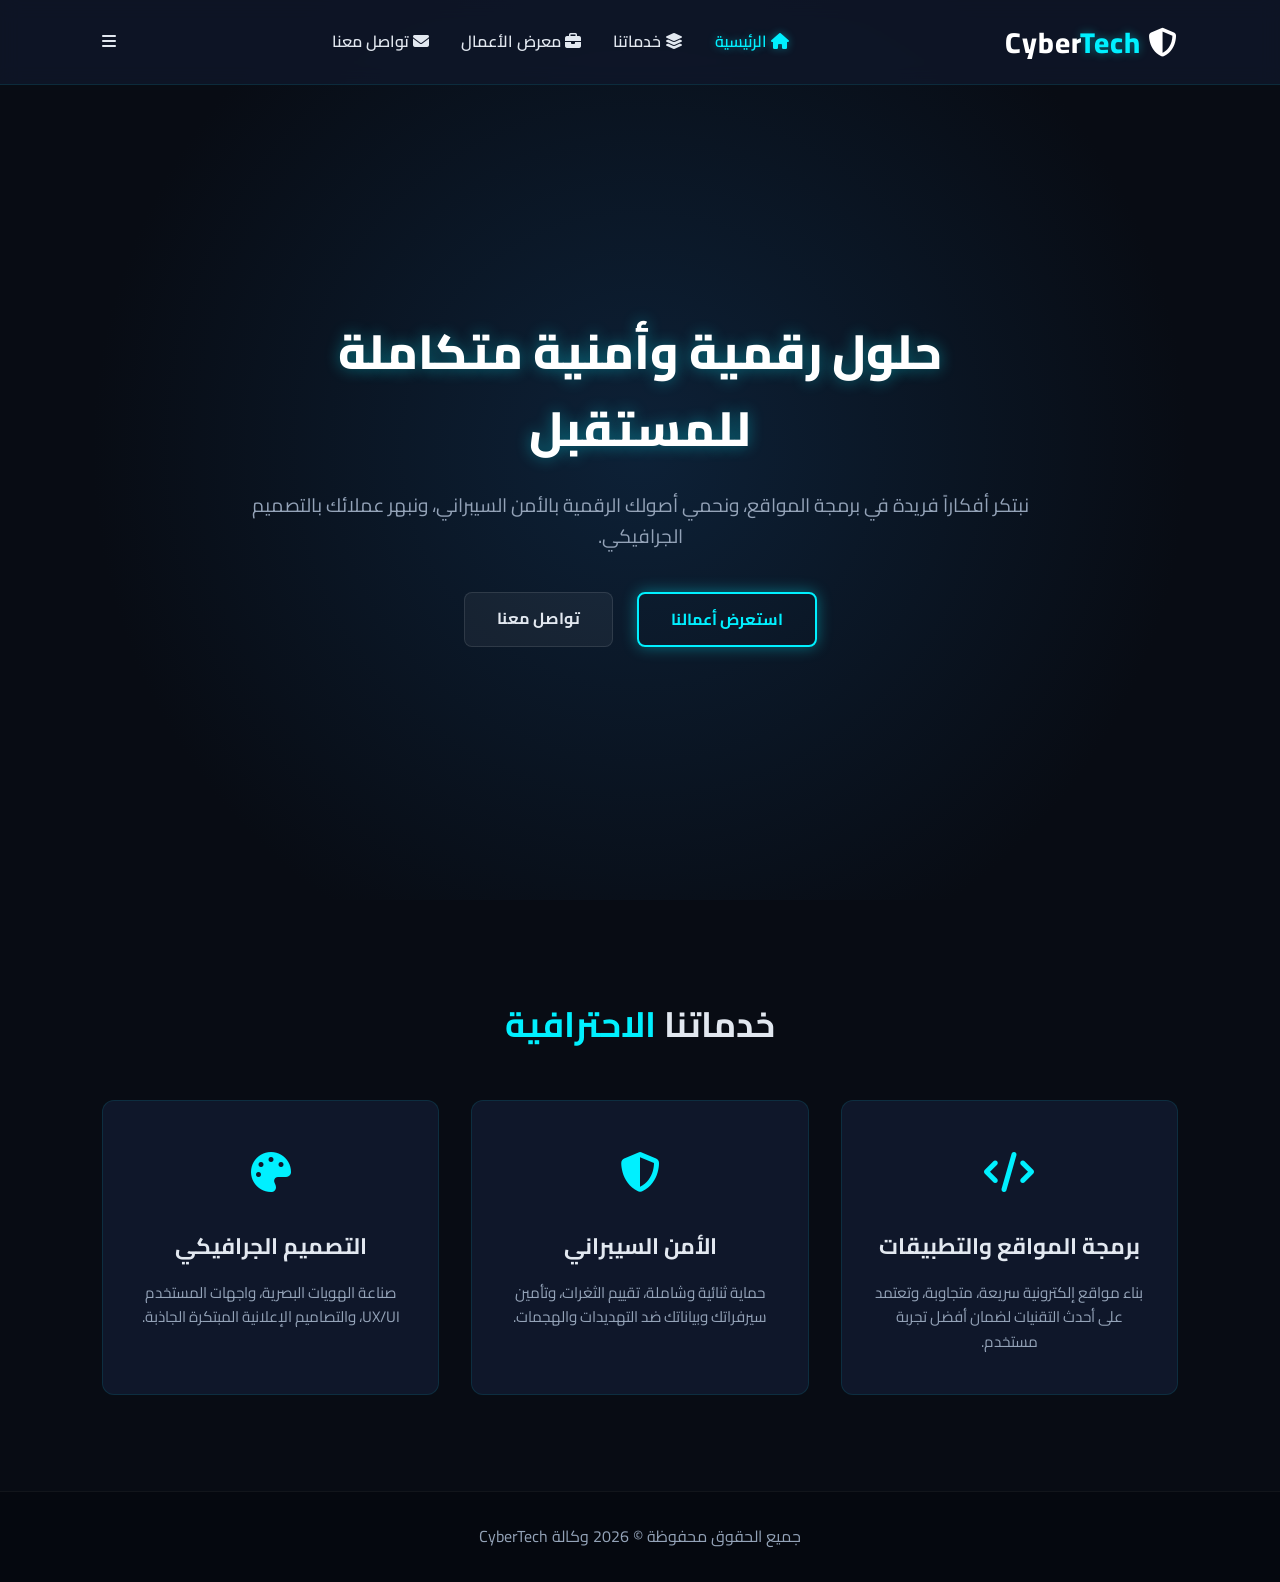
<file: index.html>
<!DOCTYPE html>
<html lang="ar" dir="rtl">
<head>
    <meta charset="UTF-8">
    <meta name="viewport" content="width=device-width, initial-scale=1.0">
    <title>وكالة CyberTech | الرئيسية</title>
    <link rel="stylesheet" href="style.css">
    <!-- استدعاء خط Cairo للغة العربية -->
    <link href="https://fonts.googleapis.com/css2?family=Cairo:wght@400;600;700;800&display=swap" rel="stylesheet">
    <!-- أيقونات FontAwesome -->
    <link rel="stylesheet" href="https://cdnjs.cloudflare.com/ajax/libs/font-awesome/6.4.0/css/all.min.css">
</head>
<body>

    <!-- الشريط العلوي (مطابق لصفحة معرض الأعمال) -->
    <header>
        <nav class="navbar">
            <div class="logo">
                <i class="fa-solid fa-shield-halved logo-icon"></i>
                Cyber<span>Tech</span>
            </div>
            
            <ul class="nav-links" id="navLinks">
                <li><a href="index.html" class="active"><i class="fa-solid fa-house"></i> الرئيسية</a></li>
                <li><a href="index.html#services"><i class="fa-solid fa-layer-group"></i> خدماتنا</a></li>
                <li><a href="portfolio.html"><i class="fa-solid fa-briefcase"></i> معرض الأعمال</a></li>
                <li><a href="contact.html"><i class="fa-solid fa-envelope"></i> تواصل معنا</a></li>
            </ul>

            <div class="menu-toggle" id="menuToggle">
                <i class="fa-solid fa-bars"></i>
            </div>
        </nav>
    </header>

    <!-- قسم الترحيب الرئيسي -->
    <section class="hero">
        <div class="hero-content">
            <h1 class="glow-text">حلول رقمية وأمنية متكاملة للمستقبل</h1>
            <p>نبتكر أفكاراً فريدة في برمجة المواقع، ونحمي أصولك الرقمية بالأمن السيبراني، ونبهر عملائك بالتصميم الجرافيكي.</p>
            <div class="hero-btns">
                <a href="portfolio.html" class="btn btn-primary">استعرض أعمالنا</a>
                <a href="contact.html" class="btn btn-secondary">تواصل معنا</a>
            </div>
        </div>
    </section>

    <!-- قسم الخدمات -->
    <section class="services" id="services">
        <h2 class="section-title">خدماتنا <span>الاحترافية</span></h2>
        <div class="services-grid">
            
            <div class="service-card">
                <div class="icon"><i class="fa-solid fa-code"></i></div>
                <h3>برمجة المواقع والتطبيقات</h3>
                <p>بناء مواقع إلكترونية سريعة، متجاوبة، وتعتمد على أحدث التقنيات لضمان أفضل تجربة مستخدم.</p>
            </div>

            <div class="service-card">
                <div class="icon"><i class="fa-solid fa-shield-halved"></i></div>
                <h3>الأمن السيبراني</h3>
                <p>حماية ثنائية وشاملة، تقييم الثغرات، وتأمين سيرفراتك وبياناتك ضد التهديدات والهجمات.</p>
            </div>

            <div class="service-card">
                <div class="icon"><i class="fa-solid fa-palette"></i></div>
                <h3>التصميم الجرافيكي</h3>
                <p>صناعة الهويات البصرية، واجهات المستخدم UX/UI، والتصاميم الإعلانية المبتكرة الجاذبة.</p>
            </div>

        </div>
    </section>

    <!-- التذييل -->
    <footer>
        <div class="footer-content">
            <p>جميع الحقوق محفوظة &copy; 2026 وكالة CyberTech</p>
        </div>
    </footer>

    <script src="main.js"></script>
    <script>
        // تفعيل قائمة الشاشة الصغيرة (الجوال)
        const menuToggle = document.getElementById('menuToggle');
        const navLinks = document.getElementById('navLinks');

        if (menuToggle && navLinks) {
            menuToggle.addEventListener('click', () => {
                navLinks.classList.toggle('active');
                const icon = menuToggle.querySelector('i');
                if (navLinks.classList.contains('active')) {
                    icon.className = 'fa-solid fa-xmark';
                } else {
                    icon.className = 'fa-solid fa-bars';
                }
            });
        }
    </script>
</body>
</html>
</file>
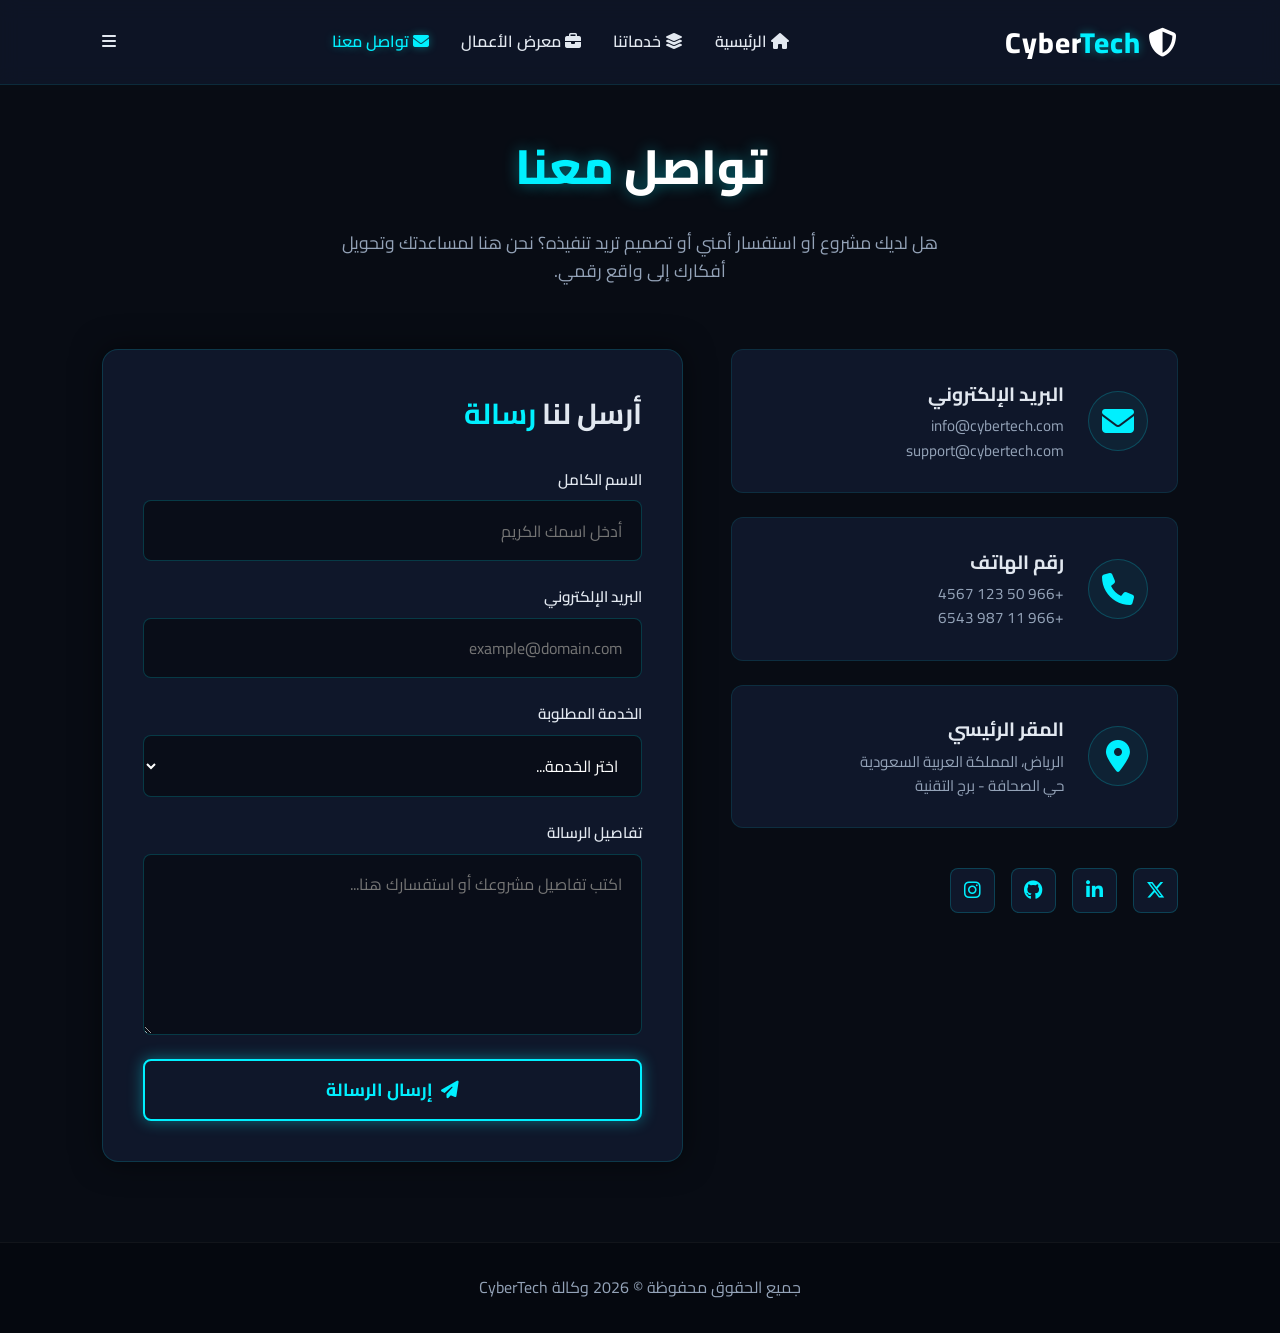
<file: contact.html>
<!DOCTYPE html>
<html lang="ar" dir="rtl">
<head>
    <meta charset="UTF-8">
    <meta name="viewport" content="width=device-width, initial-scale=1.0">
    <title>وكالة CyberTech | تواصل معنا</title>
    <link rel="stylesheet" href="style.css">
    <!-- خط Cairo -->
    <link href="https://fonts.googleapis.com/css2?family=Cairo:wght@400;600;700;800&display=swap" rel="stylesheet">
    <!-- أيقونات FontAwesome -->
    <link rel="stylesheet" href="https://cdnjs.cloudflare.com/ajax/libs/font-awesome/6.4.0/css/all.min.css">
</head>
<body>

    <!-- الشريط العلوي الموحد -->
    <header>
        <nav class="navbar">
            <div class="logo">
                <i class="fa-solid fa-shield-halved logo-icon"></i>
                Cyber<span>Tech</span>
            </div>
            
            <ul class="nav-links" id="navLinks">
                <li><a href="index.html"><i class="fa-solid fa-house"></i> الرئيسية</a></li>
                <li><a href="index.html#services"><i class="fa-solid fa-layer-group"></i> خدماتنا</a></li>
                <li><a href="portfolio.html"><i class="fa-solid fa-briefcase"></i> معرض الأعمال</a></li>
                <li><a href="contact.html" class="active"><i class="fa-solid fa-envelope"></i> تواصل معنا</a></li>
            </ul>

            <div class="menu-toggle" id="menuToggle">
                <i class="fa-solid fa-bars"></i>
            </div>
        </nav>
    </header>

    <!-- قسم تواصل معنا -->
    <section class="contact-section">
        <div class="contact-header">
            <h1 class="glow-text">تواصل <span>معنا</span></h1>
            <p>هل لديك مشروع أو استفسار أمني أو تصميم تريد تنفيذه؟ نحن هنا لمساعدتك وتحويل أفكارك إلى واقع رقمي.</p>
        </div>

        <div class="contact-container">
            <!-- بطاقات معلومات الاتصال -->
            <div class="contact-info">
                <div class="info-card">
                    <div class="icon"><i class="fa-solid fa-envelope"></i></div>
                    <div class="details">
                        <h3>البريد الإلكتروني</h3>
                        <p>info@cybertech.com</p>
                        <p>support@cybertech.com</p>
                    </div>
                </div>

                <div class="info-card">
                    <div class="icon"><i class="fa-solid fa-phone"></i></div>
                    <div class="details">
                        <h3>رقم الهاتف</h3>
                        <p>+966 50 123 4567</p>
                        <p>+966 11 987 6543</p>
                    </div>
                </div>

                <div class="info-card">
                    <div class="icon"><i class="fa-solid fa-location-dot"></i></div>
                    <div class="details">
                        <h3>المقر الرئيسي</h3>
                        <p>الرياض، المملكة العربية السعودية</p>
                        <p>حي الصحافة - برج التقنية</p>
                    </div>
                </div>

                <!-- وسائل التواصل الاجتماعي -->
                <div class="social-links">
                    <a href="#" class="social-icon"><i class="fa-brands fa-x-twitter"></i></a>
                    <a href="#" class="social-icon"><i class="fa-brands fa-linkedin-in"></i></a>
                    <a href="#" class="social-icon"><i class="fa-brands fa-github"></i></a>
                    <a href="#" class="social-icon"><i class="fa-brands fa-instagram"></i></a>
                </div>
            </div>

            <!-- نموذج المراسلة النيون -->
            <div class="contact-form-wrapper">
                <form id="contactForm" class="contact-form">
                    <h2>أرسل لنا <span>رسالة</span></h2>
                    
                    <div class="input-group">
                        <label for="name">الاسم الكامل</label>
                        <input type="text" id="name" required placeholder="أدخل اسمك الكريم">
                    </div>

                    <div class="input-group">
                        <label for="email">البريد الإلكتروني</label>
                        <input type="email" id="email" required placeholder="example@domain.com">
                    </div>

                    <div class="input-group">
                        <label for="service">الخدمة المطلوبة</label>
                        <select id="service" required>
                            <option value="" disabled selected>اختر الخدمة...</option>
                            <option value="web">برمجة وتطوير المواقع</option>
                            <option value="cyber">خدمات الأمن السيبراني</option>
                            <option value="design">التصميم الجرافيكي الهوية البصرية</option>
                            <option value="other">استشارة تقنية أخرى</option>
                        </select>
                    </div>

                    <div class="input-group">
                        <label for="message">تفاصيل الرسالة</label>
                        <textarea id="message" rows="5" required placeholder="اكتب تفاصيل مشروعك أو استفسارك هنا..."></textarea>
                    </div>

                    <button type="submit" class="btn btn-primary btn-submit">
                        <i class="fa-solid fa-paper-plane"></i> إرسال الرسالة
                    </button>

                    <!-- إشعار النجاح -->
                    <div id="formStatus" class="form-status"></div>
                </form>
            </div>
        </div>
    </section>

    <!-- التذييل -->
    <footer>
        <div class="footer-content">
            <p>جميع الحقوق محفوظة &copy; 2026 وكالة CyberTech</p>
        </div>
    </footer>

    <script src="main.js"></script>
</body>
</html>
</file>
<file: style.css>
/* إعادة تعيين الأنماط والتنسيق العام */
* {
    margin: 0;
    padding: 0;
    box-sizing: border-box;
    font-family: 'Cairo', sans-serif;
}

:root {
    --bg-color: #080c14;
    --card-bg: #0f172a;
    --neon-blue: #00f0ff;
    --neon-glow: rgba(0, 240, 255, 0.4);
    --text-color: #e2e8f0;
    --text-muted: #94a3b8;
}

body {
    background-color: var(--bg-color);
    color: var(--text-color);
    line-height: 1.6;
    overflow-x: hidden;
}

/* القائمة العلوية */
header {
    background: rgba(15, 23, 42, 0.8);
    backdrop-filter: blur(10px);
    position: fixed;
    top: 0;
    width: 100%;
    z-index: 1000;
    border-bottom: 1px solid rgba(0, 240, 255, 0.1);
}

.navbar {
    display: flex;
    justify-content: space-between;
    align-items: center;
    padding: 1.2rem 8%;
    max-width: 1300px;
    margin: 0 auto;
}

.logo {
    font-size: 1.8rem;
    font-weight: 800;
    color: #fff;
    letter-spacing: 1px;
}

.logo span {
    color: var(--neon-blue);
    text-shadow: 0 0 10px var(--neon-glow);
}

.nav-links {
    display: flex;
    list-style: none;
    gap: 2rem;
}

.nav-links a {
    color: var(--text-color);
    text-decoration: none;
    font-weight: 600;
    transition: 0.3s;
}

.nav-links a:hover, .nav-links a.active {
    color: var(--neon-blue);
    text-shadow: 0 0 8px var(--neon-glow);
}

/* قسم الترحيب */
.hero {
    min-height: 100vh;
    display: flex;
    justify-content: center;
    align-items: center;
    text-align: center;
    padding: 0 1rem;
    background: radial-gradient(circle at center, #0d2137 0%, var(--bg-color) 70%);
}

.hero-content {
    max-width: 800px;
    margin-top: 60px;
}

.glow-text {
    font-size: 3rem;
    font-weight: 800;
    margin-bottom: 1.5rem;
    color: #fff;
    text-shadow: 0 0 15px var(--neon-glow);
}

.hero p {
    font-size: 1.2rem;
    color: var(--text-muted);
    margin-bottom: 2.5rem;
}

.hero-btns {
    display: flex;
    gap: 1.5rem;
    justify-content: center;
}

/* الأزرار */
.btn {
    padding: 0.8rem 2rem;
    border-radius: 8px;
    text-decoration: none;
    font-weight: 700;
    transition: 0.3s;
}

.btn-primary {
    background: transparent;
    color: var(--neon-blue);
    border: 2px solid var(--neon-blue);
    box-shadow: 0 0 15px var(--neon-glow);
}

.btn-primary:hover {
    background: var(--neon-blue);
    color: #000;
    box-shadow: 0 0 25px var(--neon-blue);
}

.btn-secondary {
    background: rgba(255, 255, 255, 0.05);
    color: var(--text-color);
    border: 1px solid rgba(255, 255, 255, 0.1);
}

.btn-secondary:hover {
    background: rgba(255, 255, 255, 0.1);
}

/* قسم الخدمات */
.services {
    padding: 6rem 8%;
    max-width: 1300px;
    margin: 0 auto;
}

.section-title {
    text-align: center;
    font-size: 2.2rem;
    margin-bottom: 3rem;
}

.section-title span {
    color: var(--neon-blue);
}

.services-grid {
    display: grid;
    grid-template-columns: repeat(auto-fit, minmax(300px, 1fr));
    gap: 2rem;
}

.service-card {
    background: var(--card-bg);
    padding: 2.5rem 2rem;
    border-radius: 12px;
    border: 1px solid rgba(0, 240, 255, 0.1);
    transition: 0.4s;
    text-align: center;
}

.service-card:hover {
    transform: translateY(-10px);
    border-color: var(--neon-blue);
    box-shadow: 0 0 20px var(--neon-glow);
}

.service-card .icon {
    font-size: 2.5rem;
    color: var(--neon-blue);
    margin-bottom: 1.5rem;
}

.service-card h3 {
    margin-bottom: 1rem;
    font-size: 1.4rem;
}

.service-card p {
    color: var(--text-muted);
    font-size: 0.95rem;
}

/* التذييل */
footer {
    text-align: center;
    padding: 2rem;
    background: #05080f;
    border-top: 1px solid rgba(255, 255, 255, 0.05);
    color: var(--text-muted);
}
/* ===================================
   تنسيقات صفحة تواصل معنا (Contact Page)
   =================================== */

.contact-section {
    padding: 8rem 8% 5rem;
    max-width: 1300px;
    margin: 0 auto;
    min-height: 90vh;
}

.contact-header {
    text-align: center;
    margin-bottom: 4rem;
}

.contact-header h1 span {
    color: var(--neon-blue);
}

.contact-header p {
    color: var(--text-muted);
    font-size: 1.1rem;
    max-width: 650px;
    margin: 1rem auto 0;
}

.contact-container {
    display: grid;
    grid-template-columns: 1fr 1.3fr;
    gap: 3rem;
    align-items: start;
}

/* بطاقات المعلومات */
.contact-info {
    display: flex;
    flex-direction: column;
    gap: 1.5rem;
}

.info-card {
    background: var(--card-bg);
    padding: 1.8rem;
    border-radius: 12px;
    border: 1px solid rgba(0, 240, 255, 0.1);
    display: flex;
    align-items: center;
    gap: 1.5rem;
    transition: 0.3s;
}

.info-card:hover {
    border-color: var(--neon-blue);
    box-shadow: 0 0 15px var(--neon-glow);
    transform: translateX(-5px);
}

.info-card .icon {
    font-size: 2rem;
    color: var(--neon-blue);
    background: rgba(0, 240, 255, 0.05);
    width: 60px;
    height: 60px;
    border-radius: 50%;
    display: flex;
    align-items: center;
    justify-content: center;
    border: 1px solid rgba(0, 240, 255, 0.2);
}

.info-card h3 {
    font-size: 1.2rem;
    margin-bottom: 0.3rem;
}

.info-card p {
    color: var(--text-muted);
    font-size: 0.95rem;
}

/* روابط التواصل الاجتماعي */
.social-links {
    display: flex;
    gap: 1rem;
    margin-top: 1rem;
}

.social-icon {
    width: 45px;
    height: 45px;
    border-radius: 8px;
    background: var(--card-bg);
    border: 1px solid rgba(0, 240, 255, 0.2);
    color: var(--neon-blue);
    display: flex;
    align-items: center;
    justify-content: center;
    font-size: 1.2rem;
    text-decoration: none;
    transition: 0.3s;
}

.social-icon:hover {
    background: var(--neon-blue);
    color: #000;
    box-shadow: 0 0 15px var(--neon-blue);
}

/* نموذج المراسلة */
.contact-form-wrapper {
    background: var(--card-bg);
    padding: 2.5rem;
    border-radius: 16px;
    border: 1px solid rgba(0, 240, 255, 0.15);
    box-shadow: 0 0 30px rgba(0, 0, 0, 0.5);
    position: relative;
}

.contact-form h2 {
    font-size: 1.8rem;
    margin-bottom: 2rem;
}

.contact-form h2 span {
    color: var(--neon-blue);
}

.input-group {
    margin-bottom: 1.5rem;
    display: flex;
    flex-direction: column;
    gap: 0.5rem;
}

.input-group label {
    font-weight: 600;
    font-size: 0.95rem;
    color: var(--text-color);
}

.input-group input,
.input-group select,
.input-group textarea {
    background: rgba(8, 12, 20, 0.8);
    border: 1px solid rgba(0, 240, 255, 0.2);
    padding: 0.9rem 1.2rem;
    border-radius: 8px;
    color: #fff;
    font-size: 1rem;
    outline: none;
    transition: 0.3s;
}

.input-group select option {
    background: var(--card-bg);
    color: var(--text-color);
}

.input-group input:focus,
.input-group select:focus,
.input-group textarea:focus {
    border-color: var(--neon-blue);
    box-shadow: 0 0 10px var(--neon-glow);
}

.btn-submit {
    width: 100%;
    cursor: pointer;
    display: flex;
    align-items: center;
    justify-content: center;
    gap: 0.5rem;
    font-size: 1.1rem;
    margin-top: 1rem;
}

.form-status {
    margin-top: 1.2rem;
    padding: 1rem;
    border-radius: 8px;
    text-align: center;
    font-weight: 700;
    display: none;
}

.form-status.success {
    display: block;
    background: rgba(0, 240, 255, 0.1);
    border: 1px solid var(--neon-blue);
    color: var(--neon-blue);
    text-shadow: 0 0 5px var(--neon-glow);
}

/* الاستجابة للشاشات الصغيرة */
@media (max-width: 900px) {
    .contact-container {
        grid-template-columns: 1fr;
    }
}
</file>
